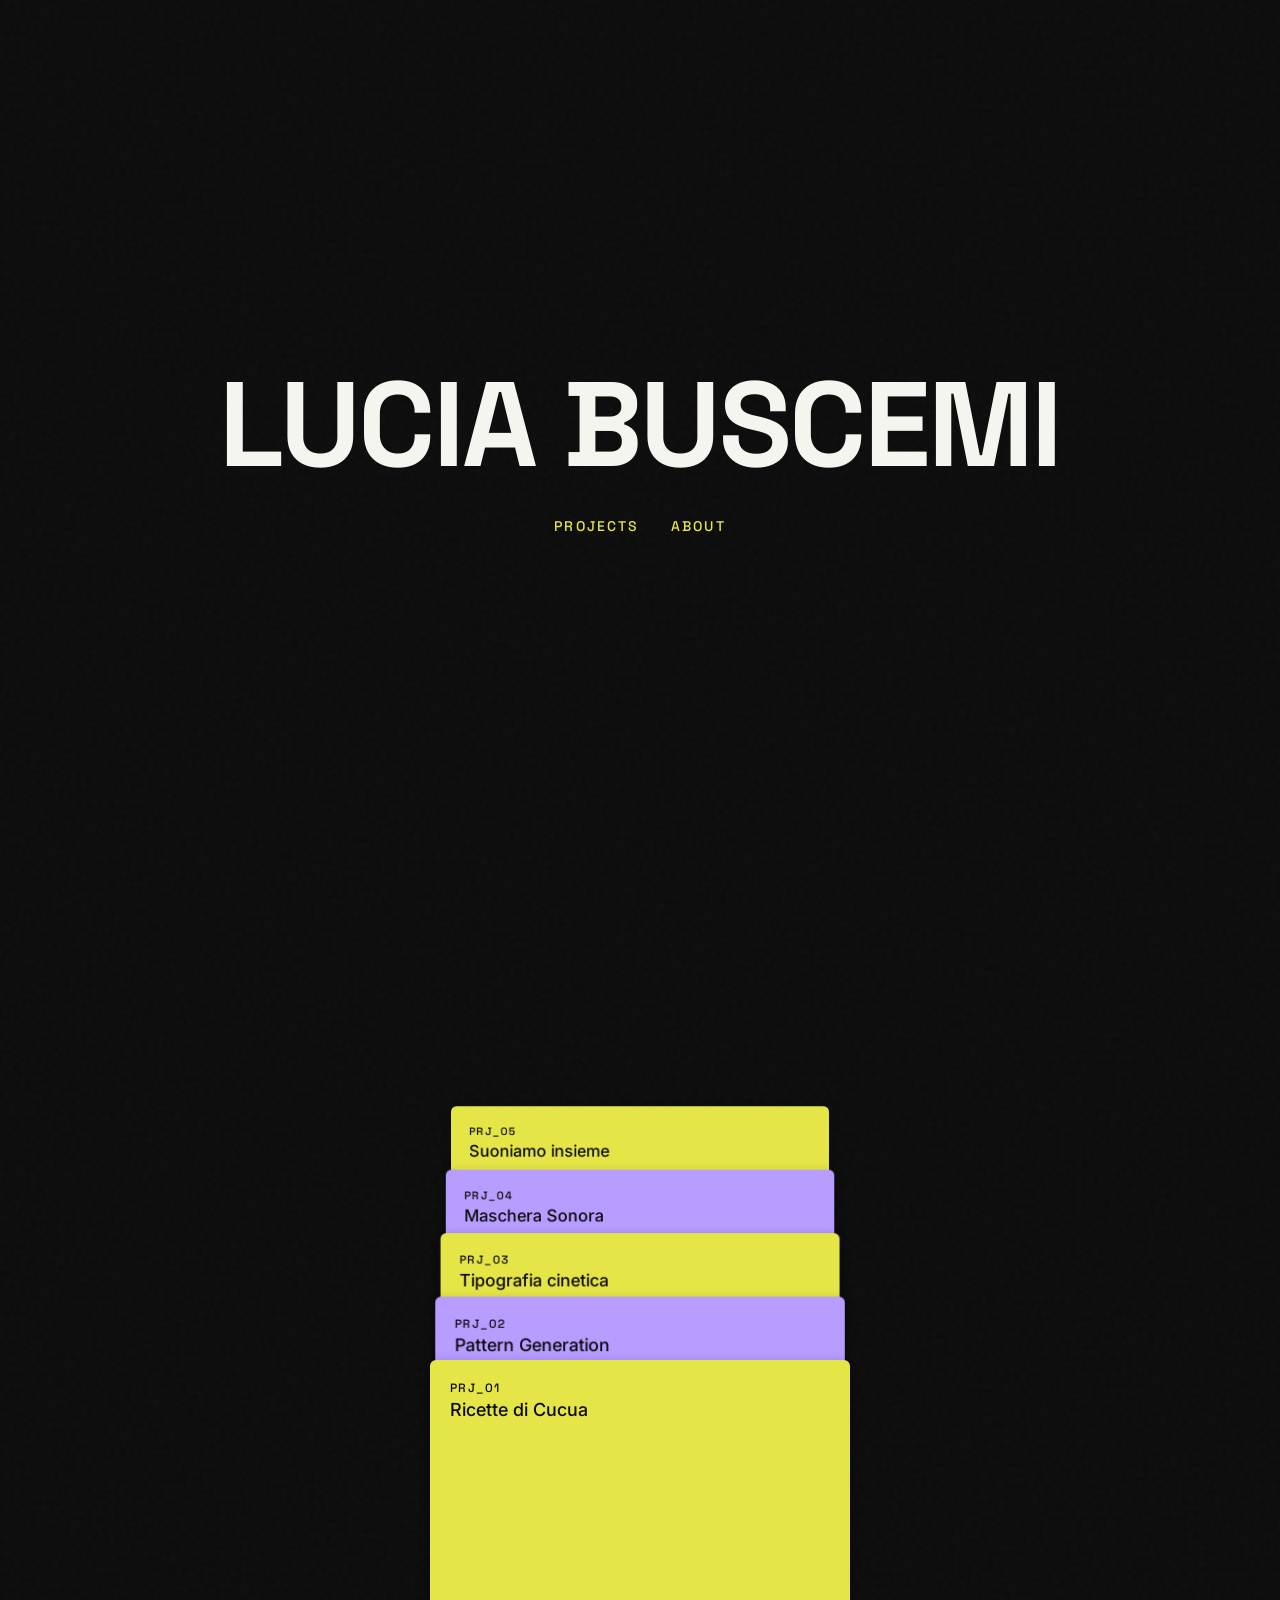
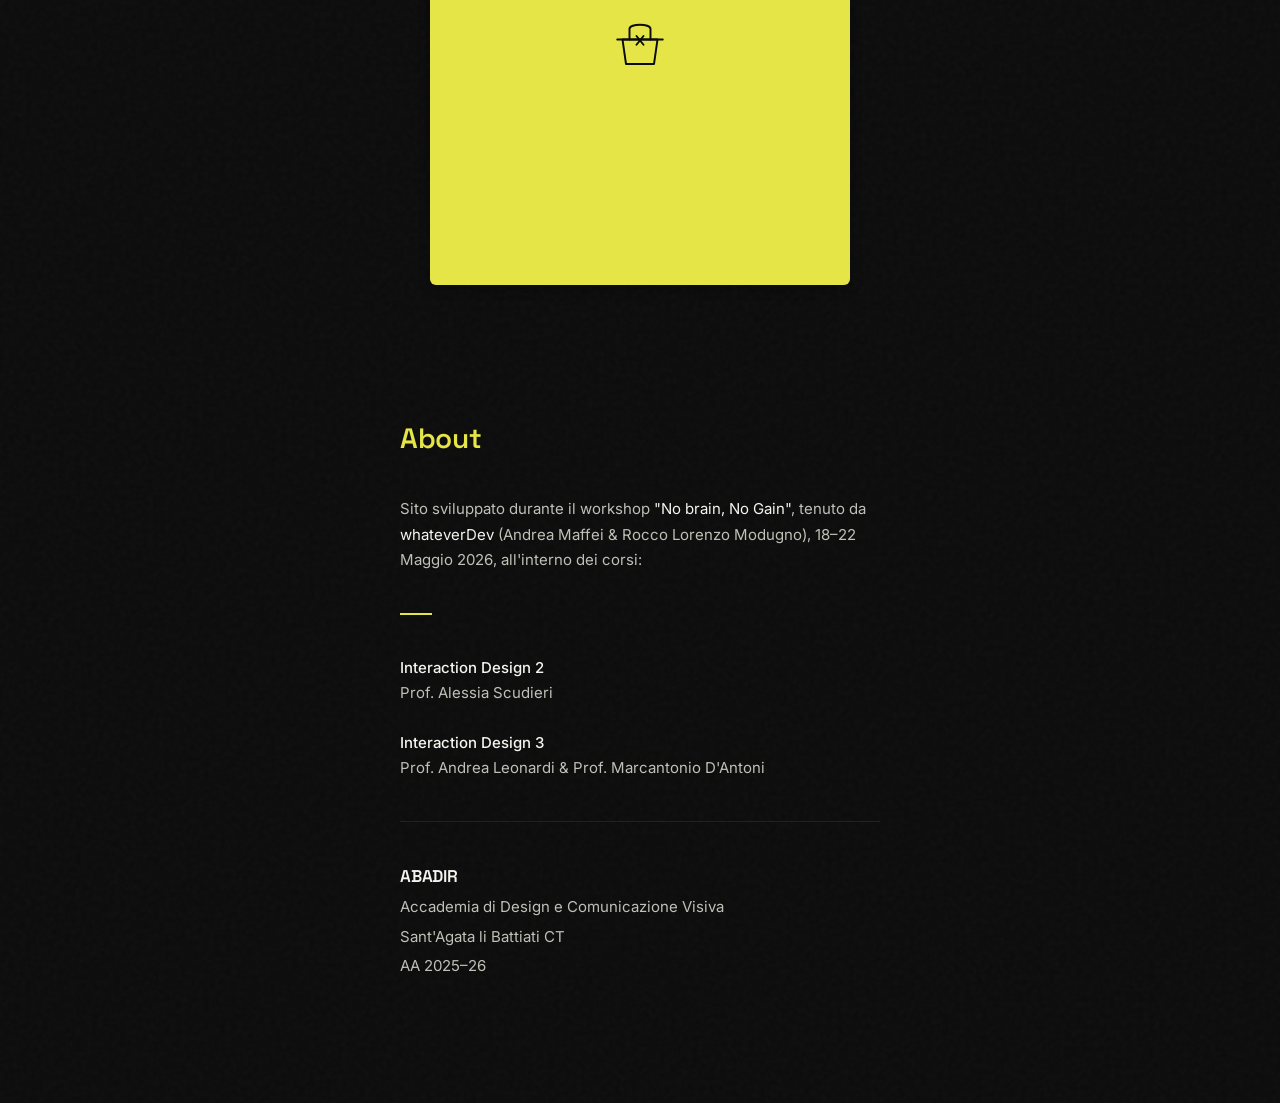
<file: index.html>
<!DOCTYPE html>
<html lang="it">
<head>
  <meta charset="UTF-8">
  <meta name="viewport" content="width=device-width, initial-scale=1.0">
  <title>Lucia Buscemi — Archive</title>
  <script src="https://cdnjs.cloudflare.com/ajax/libs/gsap/3.12.5/gsap.min.js"></script>
  <link rel="preconnect" href="https://fonts.googleapis.com">
  <link rel="preconnect" href="https://fonts.gstatic.com" crossorigin>
  <link href="https://fonts.googleapis.com/css2?family=Inter:wght@400;500&family=Space+Grotesk:wght@500;600;700&display=swap" rel="stylesheet">
  <style>
    *, *::before, *::after { margin: 0; padding: 0; box-sizing: border-box; }
    html { scroll-behavior: smooth; }
    body {
      background-color: #0B0B0B;
      background-image: url("data:image/svg+xml,%3Csvg viewBox='0 0 256 256' xmlns='http://www.w3.org/2000/svg'%3E%3Cfilter id='n'%3E%3CfeTurbulence type='fractalNoise' baseFrequency='0.9' numOctaves='4' stitchTiles='stitch'/%3E%3C/filter%3E%3Crect width='100%25' height='100%25' filter='url(%23n)' opacity='0.03'/%3E%3C/svg%3E");
      color: #F5F5F0;
      font-family: 'Inter', sans-serif;
      overflow-x: hidden;
    }

    /* ——— Hero ——— */
    .hero {
      height: 100vh;
      display: flex;
      flex-direction: column;
      align-items: center;
      justify-content: center;
    }
    .hero h1 {
      font-family: 'Space Grotesk', sans-serif;
      font-weight: 700;
      font-size: clamp(56px, 14vw, 120px);
      color: #F5F5F0;
      letter-spacing: -0.02em;
      line-height: 1;
    }
    .hero .label {
      font-family: 'Space Grotesk', sans-serif;
      font-weight: 500;
      font-size: 14px;
      letter-spacing: 0.15em;
      color: #E5E548;
      margin-top: 16px;
      text-transform: uppercase;
      cursor: pointer;
      transition: opacity 0.3s;
      border: none;
      background: none;
      padding: 0;
    }
    .hero .label:hover {
      opacity: 0.6;
    }

    /* ——— Deck ——— */
    .deck-section {
      width: 100%;
      max-width: 480px;
      margin: 0 auto;
      padding: 180px 20px 300px;
      min-height: 100vh;
      display: flex;
      align-items: center;
      justify-content: center;
    }
    .deck {
      position: relative;
      width: 100%;
      max-width: 420px;
      height: 560px;
    }
    .card {
      position: absolute;
      top: 280px; left: 0;
      width: 100%;
      aspect-ratio: 4 / 5;
      padding: 20px;
      border-radius: 6px;
      border: none;
      color: #0B0B0B;
      box-shadow: 0 4px 12px rgba(0,0,0,0.3);
      cursor: pointer;
      display: flex;
      flex-direction: column;
      will-change: transform;
      user-select: none;
    }
    .card-code {
      font-family: 'Space Grotesk', sans-serif;
      font-weight: 500;
      font-size: clamp(10px, 2vw, 12px);
      letter-spacing: 0.12em;
      margin-bottom: 2px;
    }
    .card-title {
      font-family: 'Inter', sans-serif;
      font-weight: 500;
      font-size: clamp(14px, 3.2vw, 18px);
      line-height: 1.3;
    }
    .card-icon {
      flex: 1;
      display: flex;
      align-items: center;
      justify-content: center;
    }
    .card-icon svg {
      width: clamp(36px, 10vw, 56px);
      height: clamp(36px, 10vw, 56px);
      display: block;
    }
    .card.lifted .card-code,
    .card.lifted .card-title { color: #F5F5F0; }
    .card.lifted .card-icon svg path,
    .card.lifted .card-icon svg line,
    .card.lifted .card-icon svg rect,
    .card.lifted .card-icon svg ellipse,
    .card.lifted .card-icon svg circle:not([fill]) { stroke: #F5F5F0; }
    .card.lifted .card-icon svg text,
    .card.lifted .card-icon svg circle[fill] { fill: #F5F5F0; }

    /* ——— About ——— */
    .about {
      width: 100%;
      max-width: 520px;
      margin: 0 auto;
      padding: 80px 20px 120px;
    }
    .about h2 {
      font-family: 'Space Grotesk', sans-serif;
      font-weight: 600;
      font-size: clamp(20px, 4vw, 28px);
      color: #E5E548;
      margin-bottom: 40px;
      letter-spacing: -0.01em;
    }
    .about p {
      font-size: 15px;
      line-height: 1.7;
      color: #C0C0B8;
      margin-bottom: 24px;
    }
    .about .highlight {
      color: #F5F5F0;
    }
    .about .divider {
      width: 32px;
      height: 2px;
      background: #E5E548;
      margin: 40px 0;
    }
    .about .meta {
      font-size: 14px;
      line-height: 1.6;
      color: #A0A098;
    }
    .about .meta strong {
      color: #F5F5F0;
      font-weight: 500;
    }
    .about .institution {
      margin-top: 40px;
      padding-top: 40px;
      border-top: 1px solid rgba(245,245,240,0.08);
    }
    .about .institution p {
      margin-bottom: 4px;
    }
    .about .institution .name {
      font-family: 'Space Grotesk', sans-serif;
      font-weight: 600;
      font-size: 17px;
      color: #F5F5F0;
      letter-spacing: -0.01em;
    }

    @media (max-width: 600px) {
      .deck-section { padding: 120px 16px 200px; }
      .deck { height: 380px; }
      .card { top: 200px; padding: 16px; }
      .about { padding: 60px 20px 80px; }
    }
  </style>
</head>
<body>
  <!-- Hero -->
  <section class="hero">
    <h1>LUCIA BUSCEMI</h1>
    <div style="display:flex;gap:32px;margin-top:16px">
      <button class="label" onclick="document.getElementById('deck-section').scrollIntoView({behavior:'smooth'})">PROJECTS</button>
      <button class="label" onclick="document.getElementById('about-section').scrollIntoView({behavior:'smooth'})">ABOUT</button>
    </div>
  </section>

  <!-- Deck -->
  <section class="deck-section" id="deck-section">
    <div class="deck" id="deck"></div>
  </section>

  <!-- About -->
  <section class="about" id="about-section">
    <h2>About</h2>
    <p>
      Sito sviluppato durante il workshop <span class="highlight">"No brain, No Gain"</span>,
      tenuto da <span class="highlight">whateverDev</span>
      (Andrea Maffei &amp; Rocco Lorenzo Modugno),
      18–22 Maggio 2026, all'interno dei corsi:
    </p>
    <div class="divider"></div>
    <div class="meta">
      <p><strong>Interaction Design 2</strong><br>Prof. Alessia Scudieri</p>
      <p style="margin-top:20px"><strong>Interaction Design 3</strong><br>Prof. Andrea Leonardi &amp; Prof. Marcantonio D'Antoni</p>
    </div>
    <div class="institution">
      <p class="name">ABADIR</p>
      <p>Accademia di Design e Comunicazione Visiva</p>
      <p>Sant'Agata li Battiati CT</p>
      <p>AA 2025–26</p>
    </div>
  </section>

  <script>
    const projects = [
      { code: 'PRJ_01', title: 'Ricette di Cucua',   path: 'Ricetta -couscous2 1/index.html',      color: 'giallo' },
      { code: 'PRJ_02', title: 'Pattern Generation',  path: 'Pattern esercizio 1/index.html',       color: 'lilla'  },
      { code: 'PRJ_03', title: 'Tipografia cinetica', path: 'Tipografia cinetica 1/index.html',     color: 'giallo' },
      { code: 'PRJ_04', title: 'Maschera Sonora',     path: 'Maschera sonora 1/index.html',         color: 'lilla'  },
      { code: 'PRJ_05', title: 'Suoniamo insieme',    path: 'progetto marionetta 1/index.html',     color: 'giallo' }
    ];

    const C = { giallo: '#E5E548', lilla: '#B79DFF' };
    const B = '#7A0019';
    const N = projects.length;

    const deck = document.getElementById('deck');
    const els = {};
    let order = [0, 1, 2, 3, 4];

    function cascadePos() {
      const p = [];
      for (let i = 0; i < N; i++)
        p.push({ y: i * -70, s: 1 - i * 0.025, z: 100 - i });
      return p;
    }

    function layoutAll(animate) {
      const cp = cascadePos();
      order.forEach((idx, i) => {
        const el = els[idx];
        if (!el) return;
        const bg = projects[idx].color === 'giallo' ? C.giallo : C.lilla;
        const v = cp[i];
        const vars = {
          y: v.y, scaleX: v.s, scaleY: v.s, rotation: 0,
          zIndex: v.z, backgroundColor: bg,
          boxShadow: '0 4px 12px rgba(0,0,0,0.3)'
        };
        if (animate) gsap.to(el, { ...vars, duration: 0.65, ease: 'expo.out' });
        else gsap.set(el, vars);
        el.classList.remove('lifted');
      });
    }

    function bringToFront(idx) {
      const pos = order.indexOf(idx);
      if (pos === 0) return;
      order.splice(pos, 1);
      order.unshift(idx);
      layoutAll(true);
    }

    projects.forEach((p, i) => {
      const c = document.createElement('div');
      c.className = 'card';
      c.style.backgroundColor = p.color === 'giallo' ? C.giallo : C.lilla;
      c.innerHTML = `
        <div class="card-code">${p.code}</div>
        <div class="card-title">${p.title}</div>
        <div class="card-icon">${getIcon(i)}</div>`;

      c.addEventListener('mouseenter', () => {
        bringToFront(i);
        c.classList.add('lifted');
        gsap.to(c, {
          y: '-=10', scaleX: 1.025, scaleY: 1.025, rotation: 0.8,
          backgroundColor: B,
          boxShadow: '0 24px 60px rgba(0,0,0,0.8)',
          duration: 0.45, ease: 'expo.out',
          overwrite: 'auto'
        });
      });

      c.addEventListener('mouseleave', () => {
        c.classList.remove('lifted');
        const bg = p.color === 'giallo' ? C.giallo : C.lilla;
        const pos = order.indexOf(i);
        const cp = cascadePos();
        if (pos >= 0 && pos < N) {
          gsap.to(c, {
            y: cp[pos].y, scaleX: cp[pos].s, scaleY: cp[pos].s, rotation: 0,
            backgroundColor: bg,
            boxShadow: '0 4px 12px rgba(0,0,0,0.3)',
            duration: 0.5, ease: 'expo.out',
            overwrite: 'auto'
          });
        }
      });

      c.addEventListener('click', () => window.open(p.path, '_blank'));
      deck.appendChild(c);
      els[i] = c;
    });

    layoutAll(false);

    function getIcon(index) {
      const icons = [
        `<svg width="64" height="64" viewBox="0 0 64 64" fill="none" stroke="#0B0B0B" stroke-width="2.2" stroke-linecap="round" stroke-linejoin="round"><path d="M12 28h40l-4 28H16l-4-28z"/><path d="M20 28V16c0-6.6 24-6.6 24 0v12"/><path d="M6 28h52"/><path d="M28 24l8 10"/><path d="M36 24l-8 10"/></svg>`,
        `<svg width="64" height="64" viewBox="0 0 64 64" fill="none" stroke="#0B0B0B" stroke-width="2.2" stroke-linecap="round" stroke-linejoin="round"><rect x="8" y="8" width="18" height="18" rx="3"/><rect x="38" y="8" width="18" height="18" rx="3"/><rect x="8" y="38" width="18" height="18" rx="3"/><rect x="38" y="38" width="18" height="18" rx="3"/><line x1="26" y1="17" x2="38" y2="17"/><line x1="17" y1="26" x2="17" y2="38"/><line x1="47" y1="26" x2="47" y2="38"/><line x1="26" y1="47" x2="38" y2="47"/></svg>`,
        `<svg width="64" height="64" viewBox="0 0 64 64" fill="none" stroke="#0B0B0B" stroke-width="2.2" stroke-linecap="round" stroke-linejoin="round"><text x="32" y="42" font-family="'Space Grotesk',sans-serif" font-size="52" font-weight="700" text-anchor="middle" fill="#0B0B0B" stroke="none">A</text><line x1="6" y1="52" x2="22" y2="48" stroke-width="1.5"/><line x1="58" y1="52" x2="42" y2="48" stroke-width="1.5"/><line x1="10" y1="12" x2="22" y2="30" stroke-width="1.5" stroke-dasharray="2 2"/><line x1="54" y1="12" x2="42" y2="30" stroke-width="1.5" stroke-dasharray="2 2"/></svg>`,
        `<svg width="64" height="64" viewBox="0 0 64 64" fill="none" stroke="#0B0B0B" stroke-width="2.2" stroke-linecap="round" stroke-linejoin="round"><path d="M10 36c0-14 6-24 22-24s22 10 22 24"/><path d="M10 36c-6 0-10 6-10 12s4 12 10 12"/><path d="M54 36c6 0 10 6 10 12s-4 12-10 12"/><path d="M18 36c0-8 4-14 14-14s14 6 14 14"/><path d="M24 40c0-4 2-8 8-8s8 4 8 8"/><circle cx="30" cy="46" r="2" fill="#0B0B0B" stroke="none"/><circle cx="34" cy="46" r="2" fill="#0B0B0B" stroke="none"/></svg>`,
        `<svg width="64" height="64" viewBox="0 0 64 64" fill="none" stroke="#0B0B0B" stroke-width="2.2" stroke-linecap="round" stroke-linejoin="round"><ellipse cx="32" cy="38" rx="22" ry="14"/><circle cx="32" cy="38" r="8"/><path d="M26 18c-2-6-8-10-14-10"/><path d="M38 18c2-6 8-10 14-10"/><path d="M30 18c-1-4-4-7-8-8"/><path d="M34 18c1-4 4-7 8-8"/><path d="M24 52l8 6 8-6"/></svg>`
      ];
      return icons[index];
    }
  </script>
</body>
</html>
</file>
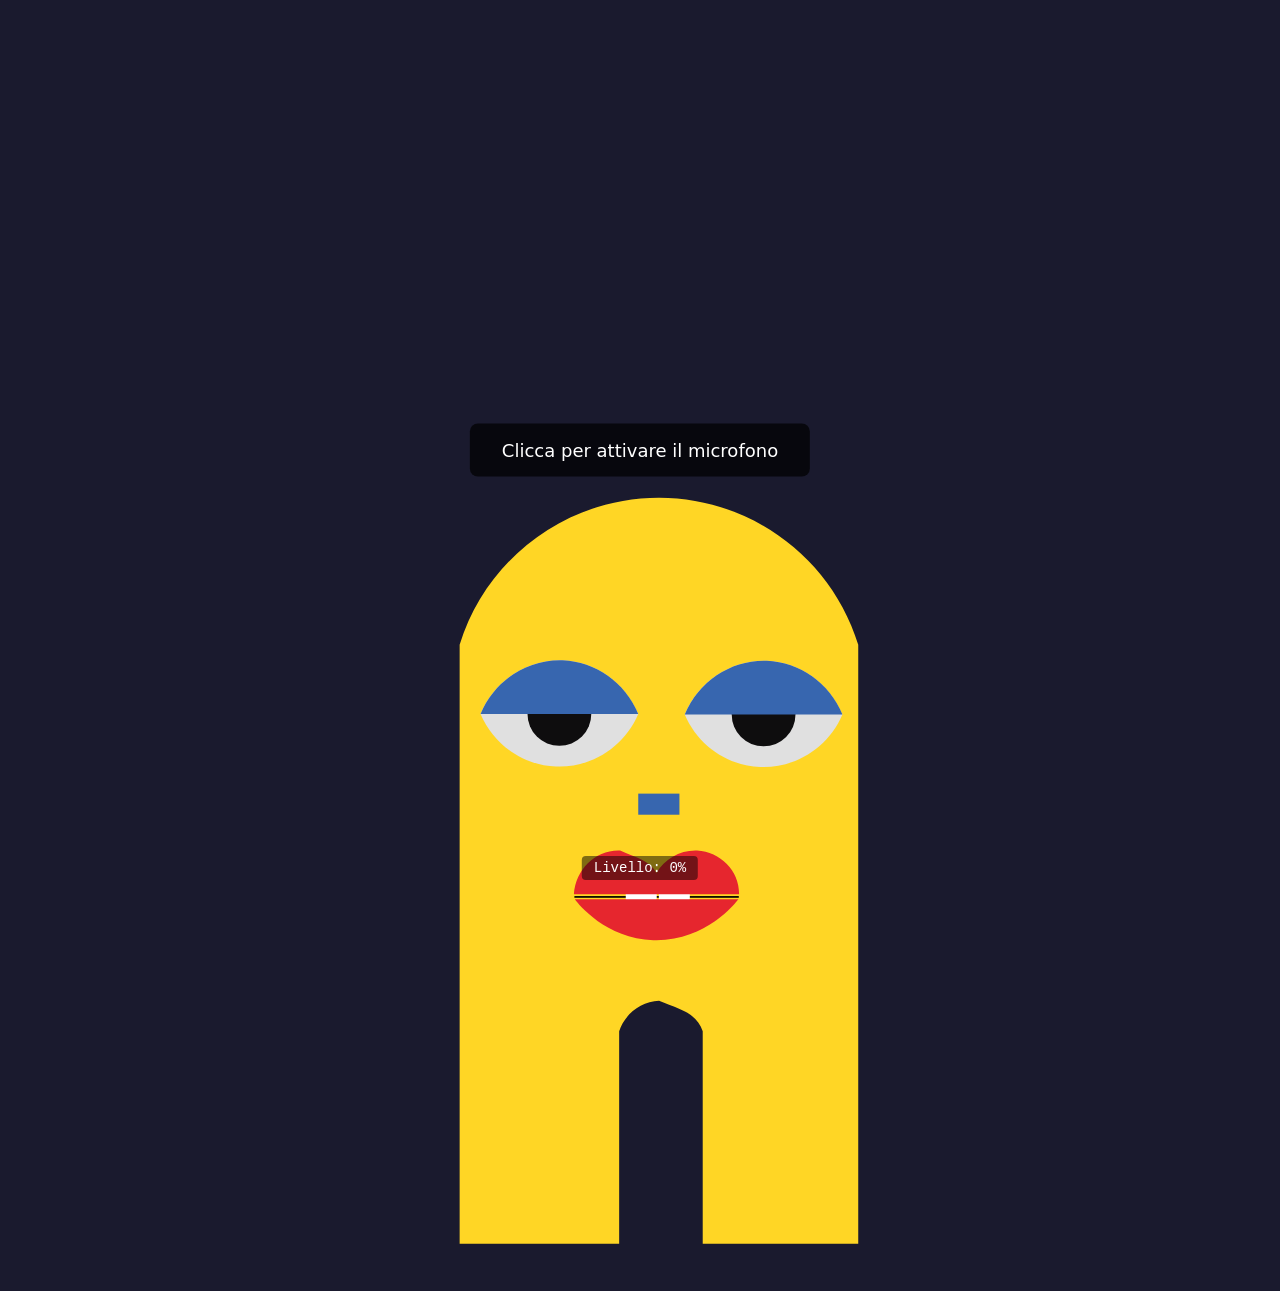
<file: Maschera sonora 1/index.html>
<!DOCTYPE html>
<html lang="it">
<head>
<meta charset="UTF-8">
<meta name="viewport" content="width=device-width, initial-scale=1.0">
<title>Maschera Sonora</title>
<style>
  * { margin: 0; padding: 0; box-sizing: border-box; }
  body {
    background: #1a1a2e;
    display: flex;
    justify-content: center;
    align-items: center;
    min-height: 100vh;
    font-family: system-ui, sans-serif;
  }
  .container {
    position: relative;
    width: 595px;
    max-width: 100vw;
  }
  svg { width: 100%; height: auto; display: block; }
  .layer { position: absolute; top: 0; left: 0; width: 100%; height: auto; }
  #error-msg {
    display: none;
    position: absolute;
    bottom: -40px;
    left: 0;
    right: 0;
    text-align: center;
    color: #e6262e;
    font-size: 14px;
  }
  #error-msg.visible { display: block; }
  #level-indicator {
    position: fixed;
    bottom: 20px;
    left: 50%;
    transform: translateX(-50%);
    color: #fff;
    font-family: monospace;
    font-size: 14px;
    background: rgba(0,0,0,0.5);
    padding: 4px 12px;
    border-radius: 4px;
  }
  #start-hint {
    position: fixed;
    top: 50%;
    left: 50%;
    transform: translate(-50%, -50%);
    color: #fff;
    font-size: 18px;
    background: rgba(0,0,0,0.7);
    padding: 16px 32px;
    border-radius: 8px;
    cursor: pointer;
    z-index: 10;
    text-align: center;
  }
  #start-hint.hidden { display: none; }
</style>
</head>
<body>

<div id="start-hint">Clicca per attivare il microfono</div>

<div class="container">
  <svg class="layer" id="quiete" xmlns="http://www.w3.org/2000/svg" version="1.1" viewBox="0 0 595.3 841.9">
    <defs>
      <style>
        .q-st0 { fill: #0e0d0e; }
        .q-st1 { fill: #3766af; }
        .q-st2 { fill: #e6262e; }
        .q-st3 { fill: #fff; }
        .q-st4 { fill: #ffd625; }
        .q-st5 { display: none; fill: #ed6d70; }
        .q-st6 { fill: #e0e0e0; }
      </style>
    </defs>
    <g id="forma">
      <path class="q-st5" d="M-204.8,249.6"/>
      <path class="q-st4" d="M515.5,794.2V194.9c-26.9-87.3-108.1-147.2-199.4-147.2-91.3,0-172.5,59.9-199.4,147.2v599.3h159.6v-212.7c5.9-17.5,21.8-29.6,39.9-30.4,19.4-.8,37.3,11.6,43.7,30.4v212.7h155.8Z"/>
    </g>
    <g id="occhi">
      <g id="occhi1" data-name="occhi">
        <path class="q-st6" d="M295.4,264.1c-14.1,33-47,54-82.2,52.6-32.9-1.3-62.5-21.8-75.6-52.6"/>
        <circle class="q-st0" cx="216.5" cy="264.1" r="31.9"/>
        <path class="q-st1" d="M137.6,264.1c14.1-33.7,47-55,82.2-53.7,32.9,1.3,62.5,22.3,75.6,53.7"/>
      </g>
      <g id="occhi2" data-name="occhi">
        <path class="q-st6" d="M499.7,264.6c-14.1,33-47,54-82.2,52.6-32.9-1.3-62.5-21.8-75.6-52.6"/>
        <circle class="q-st0" cx="420.8" cy="264.6" r="31.9"/>
        <path class="q-st1" d="M341.9,264.6c14.1-33.7,47-55,82.2-53.7,32.9,1.3,62.5,22.3,75.6,53.7"/>
      </g>
    </g>
    <g id="naso">
      <rect id="Naso" class="q-st1" x="295.4" y="343.8" width="41.2" height="21.1"/>
    </g>
    <g id="bocca">
      <rect x="231.5" y="446.3" width="164.5" height="1.7"/>
    </g>
    <g id="labbra">
      <path class="q-st3" d="M282.9,443.6v5.8c0,1.8,1.6,3.3,3.5,3.3h23.2c2.4,0,4.3-1.8,4.3-4.1v-5s-31-.2-31,0Z"/>
      <path class="q-st3" d="M316,443.6v5.8c0,1.8,1.6,3.3,3.5,3.3h23.2c2.4,0,4.3-1.8,4.3-4.1v-5s-31-.2-31,0Z"/>
      <path class="q-st2" d="M395.6,449.6c-3,3.9-33.5,42.5-85.1,40.9-47.7-1.5-75-36.2-78.6-40.9h163.7Z"/>
      <path class="q-st2" d="M396.4,444.4h-165.4c-.2-24.9,21.7-44.7,46.3-43.6,15.4.7,29.1,9.5,36.4,22.3,8-13.9,23.7-23,40.6-22.3,23.1,1.1,42.3,20.3,42,43.6Z"/>
    </g>
  </svg>

  <svg class="layer" id="rumore" xmlns="http://www.w3.org/2000/svg" version="1.1" viewBox="0 0 595.3 841.9">
    <defs>
      <style>
        .n-st0 { fill: #e0e0e0; }
        .n-st1 { fill: #0e0d0e; }
        .n-st2 { fill: #3766af; }
        .n-st3 { fill: #3766ae; }
        .n-st4 { fill: #e6262e; }
        .n-st5 { fill: #fff; }
        .n-st6 { fill: #ffd625; }
      </style>
    </defs>
    <g id="Livello_3">
      <g id="forma">
        <path class="n-st6" d="M515.5,794.2V169.1C488.5,78.1,407.3,15.6,316,15.6s-172.5,62.5-199.4,153.5v625.1h159.6v-221.9c5.9-18.3,21.8-30.9,39.9-31.7,19.4-.9,37.3,12.1,43.7,31.7v221.9h155.8Z"/>
      </g>
    </g>
    <g id="bocca">
      <g id="bocca1" data-name="bocca">
        <rect x="230.9" y="434.3" width="164.5" height="145.3"/>
      </g>
    </g>
    <g id="labbra">
      <g id="labbra1" data-name="labbra">
        <path class="n-st4" d="M395.4,580.9c-3,3.7-33.7,40-85.6,38.5-47.9-1.4-75.4-34-79-38.5h164.6Z"/>
        <path class="n-st4" d="M395.4,432.3h-164.5c-.2-23.4,21.6-42.1,46.1-41,15.4.7,29,8.9,36.2,20.9,8-13.1,23.6-21.7,40.4-20.9,23,1,42.1,19,41.8,41Z"/>
        <path class="n-st5" d="M314.2,432.4v5.8c0,1.8,1.6,3.3,3.5,3.3h23.2c2.4,0,4.3-1.8,4.3-4.1v-5s-31-.2-31,0h0Z"/>
        <path class="n-st5" d="M281.1,432.4v5.8c0,1.8,1.6,3.3,3.5,3.3h23.2c2.4,0,4.3-1.8,4.3-4.1v-5s-31-.2-31,0h0Z"/>
      </g>
    </g>
    <g id="occhi">
      <g id="occhi1" data-name="occhi">
        <g id="naso">
          <rect id="Naso" class="n-st2" x="295.4" y="343.8" width="41.2" height="21.1"/>
        </g>
        <path class="n-st0" d="M499.7,264.6c-14.1,33-47,54-82.2,52.6-32.9-1.2-62.5-21.8-75.6-52.6,14.1-33.7,47-55,82.2-53.7,32.9,1.3,62.5,22.3,75.6,53.7h0Z"/>
        <path class="n-st0" d="M295.4,264.1c-14.1,33-47,54-82.2,52.6-32.9-1.3-62.5-21.8-75.6-52.6,14.1-33.7,47-55,82.2-53.7,32.9,1.3,62.5,22.2,75.6,53.7Z"/>
        <path class="n-st3" d="M341.9,264.1c14.1-33.7,47-55,82.2-53.7,32.9,1.3,62.5,22.3,75.6,53.7"/>
        <path class="n-st3" d="M137.6,264.1c14.1-33.7,47-55,82.2-53.7,32.9,1.3,62.5,22.3,75.6,53.7"/>
        <circle class="n-st1" cx="420.8" cy="264.6" r="31.9"/>
        <circle class="n-st1" cx="216.5" cy="264.1" r="31.9"/>
      </g>
    </g>
  </svg>

  <div id="error-msg"></div>
</div>

<div id="level-indicator">Livello: 0%</div>

<script>
let audioContext = null;
let analyser = null;
let audioStarted = false;
const errorEl = document.getElementById('error-msg');

const qSvg = document.getElementById('quiete');
const nSvg = document.getElementById('rumore');

function getNums(s) {
  return [...s.matchAll(/-?\d+(?:\.\d+)?/g)].map(m => +m[0]);
}

function setNums(s, nums) {
  let i = 0;
  return s.replace(/-?\d+(?:\.\d+)?/g, () => {
    const v = nums[i++];
    return Number.isInteger(v) ? v : v.toFixed(1);
  });
}

function toRelPath(d) {
  const parts = d.split(/(?=[MLHVCSQTAZmlhvcsqtaz])/);
  let cx = 0, cy = 0, first = true, pcx = 0, pcy = 0;
  return parts.map(p => {
    const cmd = p[0];
    const nums = getNums(p);
    if (first && cmd === 'M') {
      cx = nums[0]; cy = nums[1]; first = false;
      pcx = cx; pcy = cy;
      return 'M' + nums[0] + ',' + nums[1];
    }
    const fix = v => Number.isInteger(v) ? v : +v.toFixed(1);
    switch (cmd) {
      case 'M': cx = nums[0]; cy = nums[1]; pcx = cx; pcy = cy; return 'm' + nums[0] + ',' + nums[1];
      case 'C': {
        let r = '';
        for (let i = 0; i + 5 < nums.length; i += 6) {
          const dx1 = fix(nums[i]-cx), dy1 = fix(nums[i+1]-cy);
          const dx2 = fix(nums[i+2]-cx), dy2 = fix(nums[i+3]-cy);
          const dx = fix(nums[i+4]-cx), dy = fix(nums[i+5]-cy);
          r += 'c' + [dx1,dy1,dx2,dy2,dx,dy].join(',');
          pcx = fix(dx - dx2); pcy = fix(dy - dy2);
          cx = nums[i+4]; cy = nums[i+5];
        }
        return r;
      }
      case 'c':
        for (let i = 0; i + 5 < nums.length; i += 6) {
          pcx = fix(nums[i+4] - nums[i+2]); pcy = fix(nums[i+5] - nums[i+3]);
          cx += nums[i+4]; cy += nums[i+5];
        }
        return p;
      case 'S': {
        let r = '';
        for (let i = 0; i + 3 < nums.length; i += 4) {
          const dx1 = pcx, dy1 = pcy;
          const dx2 = fix(nums[i]-cx), dy2 = fix(nums[i+1]-cy);
          const dx = fix(nums[i+2]-cx), dy = fix(nums[i+3]-cy);
          r += 'c' + [dx1,dy1,dx2,dy2,dx,dy].join(',');
          pcx = fix(dx - dx2); pcy = fix(dy - dy2);
          cx = nums[i+2]; cy = nums[i+3];
        }
        return r;
      }
      case 's': {
        let r = '';
        for (let i = 0; i + 3 < nums.length; i += 4) {
          const dx1 = pcx, dy1 = pcy;
          const dx2 = nums[i], dy2 = nums[i+1], dx = nums[i+2], dy = nums[i+3];
          r += 'c' + [dx1,dy1,dx2,dy2,dx,dy].map(fix).join(',');
          pcx = fix(dx - dx2); pcy = fix(dy - dy2);
          cx += dx; cy += dy;
        }
        return r;
      }
      case 'V': { const r = nums[0]-cy; cy = nums[0]; return 'v' + fix(r); }
      case 'v': cy += nums[0]; return p;
      case 'H': { const r = nums[0]-cx; cx = nums[0]; return 'h' + fix(r); }
      case 'h': cx += nums[0]; return p;
      default: return p;
    }
  }).join('');
}

function normPath(d) {
  const parts = d.split(/(?=[MLHVCSQTAZmlhvcsqtaz])/);
  const out = [];
  for (const p of parts) {
    const cmd = p[0];
    const nums = getNums(p);
    if (nums.length > 6 && (cmd === 'c' || cmd === 'C')) {
      for (let i = 0; i < nums.length; i += 6) {
        const chunk = nums.slice(i, i+6);
        if (chunk.length === 6) {
          out.push('c' + chunk.map(v => Number.isInteger(v) ? v : +v.toFixed(1)).join(','));
        }
      }
    } else {
      out.push(p);
    }
  }
  return out.join('');
}

function lerpNums(a, b, t) {
  return a.map((v, i) => v + (b[i] - v) * t);
}

function setFade(els, t) {
  for (const el of els) el.style.opacity = t;
}

// Each morph stores: qEl, nEl, shared from/to nums, normalized template for each
const morphs = [];

function addPathMorph(qEl, nEl, attr, qPrep) {
  const cleanZ = d => d.replace(/[hv]-?0+(?:\.?0+)?(?=Z)/g, '');
  const qRaw = cleanZ(qPrep ? qPrep(qEl.getAttribute(attr)) : qEl.getAttribute(attr));
  const nRaw = cleanZ(nEl.getAttribute(attr));
  const qTpl = toRelPath(normPath(qRaw));
  const nTpl = toRelPath(normPath(nRaw));
  const from = getNums(qTpl);
  const to = getNums(nTpl);
  if (from.length !== to.length || from.length === 0) return;
  morphs.push({els: [{el: qEl, attr, tpl: qTpl}, {el: nEl, attr, tpl: nTpl}], from, to});
}

function addValMorph(qEl, nEl, attr) {
  const qV = qEl.getAttribute(attr);
  const nV = nEl.getAttribute(attr);
  const from = getNums(qV);
  const to = getNums(nV);
  if (from.length !== to.length || from.length === 0) return;
  morphs.push({els: [{el: qEl, attr, tpl: qV}, {el: nEl, attr, tpl: nV}], from, to});
}

function initMorph() {
  // Forma
  const qForma = qSvg.querySelector('#forma .q-st4');
  const nForma = nSvg.querySelector('#forma .n-st6');
  if (qForma && nForma) addPathMorph(qForma, nForma, 'd');

  // Naso
  const qNaso = qSvg.querySelector('#naso rect');
  const nNaso = nSvg.querySelector('#naso rect');
  if (qNaso && nNaso) {
    for (const a of ['x','y','width','height']) addValMorph(qNaso, nNaso, a);
  }

  // Occhi — noise SVG has eyes inside #occhi1, order right then left (reversed).
  // Sort by x-coordinate to pair left↔left, right↔right.
  // Combine quiete's gray+blue into closed path, morph with noise gray (closed almond).
  // Blue arcs morph independently (slightly different: #3766af vs #3766ae).
  const nGrays = [...nSvg.querySelectorAll('.n-st0')].sort((a,b) =>
    +getNums(a.getAttribute('d'))[0] - +getNums(b.getAttribute('d'))[0]
  );
  const nBlues = [...nSvg.querySelectorAll('.n-st3')].sort((a,b) =>
    +getNums(a.getAttribute('d'))[0] - +getNums(b.getAttribute('d'))[0]
  );
  const nCirs = [...nSvg.querySelectorAll('circle.n-st1')].sort((a,b) =>
    +a.getAttribute('cx') - +b.getAttribute('cx')
  );
  [1, 2].forEach(side => {
    const qGray = qSvg.querySelector('#occhi' + side + ' .q-st6');
    const qBlue = qSvg.querySelector('#occhi' + side + ' .q-st1');
    const i = side - 1;
    if (qGray && qBlue && nGrays[i]) {
      const bd = qBlue.getAttribute('d');
      const prep = d => d + bd.replace(/^M[^cC]*/, '') + 'Z';
      addPathMorph(qGray, nGrays[i], 'd', prep);
    }
    if (qBlue && nBlues[i]) addPathMorph(qBlue, nBlues[i], 'd');
    const qCirc = qSvg.querySelector('#occhi' + side + ' circle');
    if (qCirc && nCirs[i]) {
      for (const a of ['cx','cy','r']) addValMorph(qCirc, nCirs[i], a);
    }
  });

  // Bocca rect
  const qBocca = qSvg.querySelector('#bocca rect');
  const nBocca = nSvg.querySelector('#bocca rect');
  if (qBocca && nBocca) {
    for (const a of ['x','y','width','height']) addValMorph(qBocca, nBocca, a);
  }

  // Labbra — pair by sorting paths by x-coordinate so teeth↔teeth, lips↔lips
  const qLabbra = [...qSvg.querySelectorAll('#labbra path')].sort((a, b) =>
    +getNums(a.getAttribute('d'))[0] - +getNums(b.getAttribute('d'))[0]
  );
  const nLabbra = [...nSvg.querySelectorAll('#labbra path')].sort((a, b) =>
    +getNums(a.getAttribute('d'))[0] - +getNums(b.getAttribute('d'))[0]
  );
  for (let i = 0; i < Math.min(qLabbra.length, nLabbra.length); i++) {
    addPathMorph(qLabbra[i], nLabbra[i], 'd');
  }

  nSvg.style.opacity = '0';
}

function applyMorph(t) {
  for (const m of morphs) {
    const lerped = lerpNums(m.from, m.to, t);
    for (const target of m.els) {
      target.el.setAttribute(target.attr, setNums(target.tpl, lerped));
    }
  }
  qSvg.style.opacity = 1 - t;
  nSvg.style.opacity = t;
}

async function initAudio() {
  try {
    const stream = await navigator.mediaDevices.getUserMedia({ audio: true });
    audioContext = new (window.AudioContext || window.webkitAudioContext)();
    const source = audioContext.createMediaStreamSource(stream);
    analyser = audioContext.createAnalyser();
    analyser.fftSize = 256;
    source.connect(analyser);
    return true;
  } catch (err) {
    errorEl.textContent = 'Microfono non accessibile. Mostrato stato di quiete.';
    errorEl.classList.add('visible');
    return false;
  }
}

function getAudioLevel() {
  if (!analyser) return 0;
  const data = new Uint8Array(analyser.fftSize);
  analyser.getByteTimeDomainData(data);
  let sum = 0;
  for (let i = 0; i < data.length; i++) {
    const v = data[i] - 128;
    sum += v * v;
  }
  return Math.min(1, Math.sqrt(sum / data.length) / 128 * 3);
}

function animate() {
  const t = getAudioLevel();
  applyMorph(t);
  document.getElementById('level-indicator').textContent = 'Livello: ' + Math.round(t * 100) + '%';
  requestAnimationFrame(animate);
}

async function startOnInteraction() {
  if (audioStarted) return;
  audioStarted = true;
  document.getElementById('start-hint').classList.add('hidden');
  if (audioContext && audioContext.state === 'suspended') {
    await audioContext.resume();
    return;
  }
  const ok = await initAudio();
  if (!ok && !errorEl.textContent) {
    errorEl.textContent = 'Microfono non accessibile. Mostrato stato di quiete.';
    errorEl.classList.add('visible');
  }
}

document.addEventListener('click', startOnInteraction, { once: true });

document.addEventListener('DOMContentLoaded', () => {
  initMorph();
  animate();
});
</script>
</body>
</html>
</file>
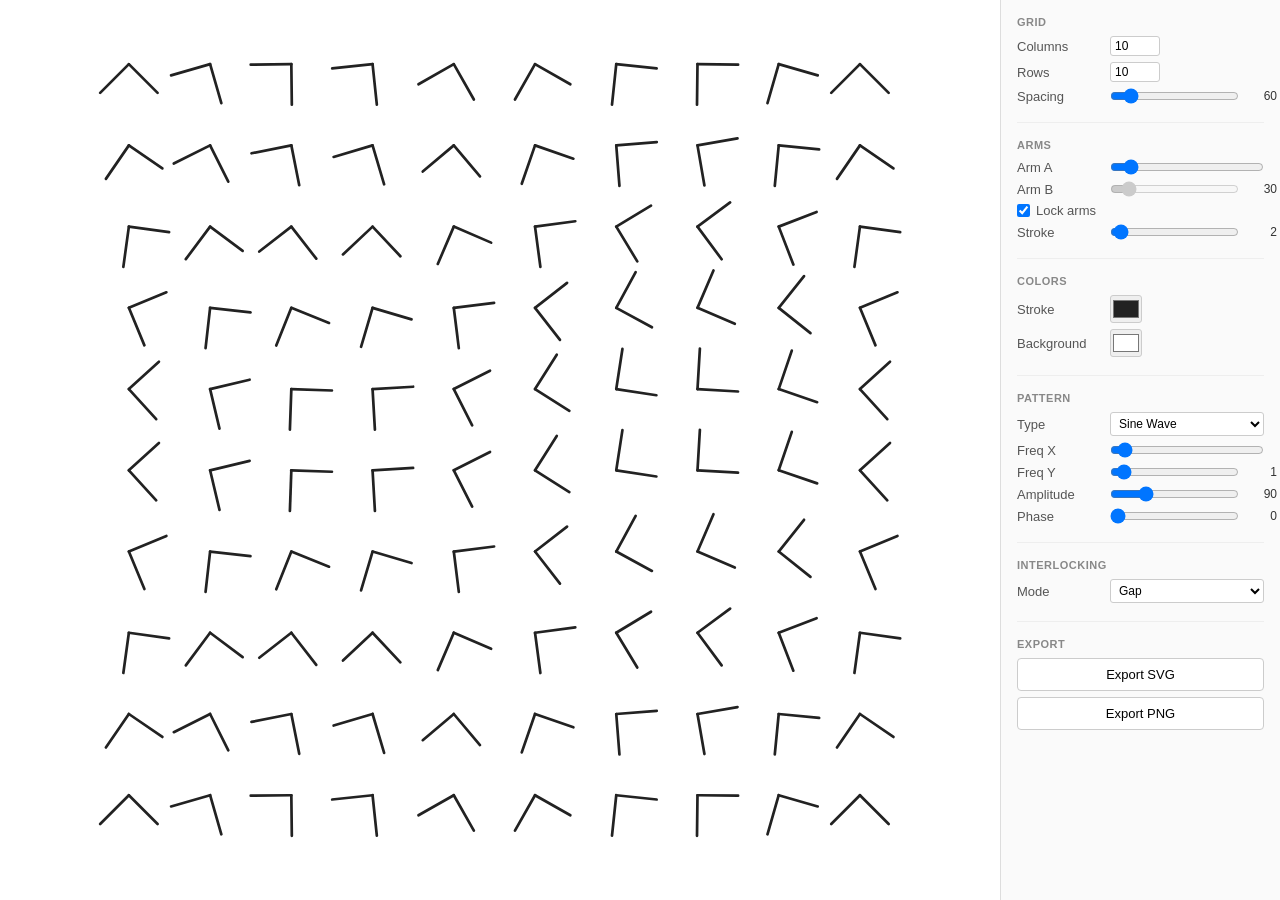
<file: Pattern esercizio 1/index.html>
<!DOCTYPE html>
<html lang="en">
<head>
<meta charset="UTF-8">
<meta name="viewport" content="width=device-width, initial-scale=1.0">
<title>L-Shape Weave Pattern Tool</title>
<style>
* { margin: 0; padding: 0; box-sizing: border-box; }
body { font-family: -apple-system, BlinkMacSystemFont, 'Segoe UI', Roboto, Helvetica, Arial, sans-serif; background: #f5f5f5; color: #222; height: 100vh; overflow: hidden; }
#app { display: flex; height: 100vh; }
#canvas-area { flex: 1; display: flex; align-items: center; justify-content: center; background: #fff; overflow: hidden; }
#pattern-svg { display: block; max-width: 100%; max-height: 100%; }
#controls { width: 280px; min-width: 280px; padding: 16px; overflow-y: auto; background: #fafafa; border-left: 1px solid #ddd; }
.control-group { margin-bottom: 16px; padding-bottom: 12px; border-bottom: 1px solid #eee; }
.control-group:last-child { border-bottom: none; }
.control-group h3 { font-size: 11px; text-transform: uppercase; letter-spacing: 0.5px; color: #888; margin-bottom: 8px; user-select: none; }
.control-row { display: flex; align-items: center; margin-bottom: 6px; gap: 8px; }
.control-row label { font-size: 13px; flex: 0 0 85px; color: #555; user-select: none; }
.control-row input[type="range"] { flex: 1; }
.control-row input[type="number"] { width: 50px; padding: 2px 4px; font-size: 12px; border: 1px solid #ccc; border-radius: 3px; }
.control-row input[type="color"] { width: 32px; height: 28px; padding: 0; border: 1px solid #ccc; border-radius: 3px; cursor: pointer; }
.control-row select { flex: 1; padding: 3px 4px; font-size: 12px; border: 1px solid #ccc; border-radius: 3px; background: #fff; }
.control-row .value { font-size: 12px; min-width: 30px; text-align: right; color: #333; }
.control-row .checkbox-label { font-size: 13px; color: #555; user-select: none; cursor: pointer; display: flex; align-items: center; gap: 6px; flex: 0 0 auto; }
.control-row .checkbox-label input { margin: 0; }
.btn-export { padding: 8px 16px; font-size: 13px; border: 1px solid #ccc; border-radius: 4px; cursor: pointer; background: #fff; width: 100%; margin-bottom: 6px; }
.btn-export:hover { background: #eee; }
</style>
</head>
<body>
<div id="app">
  <div id="canvas-area">
    <svg id="pattern-svg" xmlns="http://www.w3.org/2000/svg"></svg>
  </div>
  <div id="controls">
    <div class="control-group">
      <h3>Grid</h3>
      <div class="control-row">
        <label for="cfg-cols">Columns</label>
        <input type="number" id="cfg-cols" min="1" max="100">
      </div>
      <div class="control-row">
        <label for="cfg-rows">Rows</label>
        <input type="number" id="cfg-rows" min="1" max="100">
      </div>
      <div class="control-row">
        <label for="cfg-spacing">Spacing</label>
        <input type="range" id="cfg-spacing" min="5" max="500" step="1">
        <span class="value" id="val-spacing">60</span>
      </div>
    </div>

    <div class="control-group">
      <h3>Arms</h3>
      <div class="control-row">
        <label for="cfg-armA">Arm A</label>
        <input type="range" id="cfg-armA" min="1" max="300" step="1">
      </div>
      <div class="control-row">
        <label for="cfg-armB">Arm B</label>
        <input type="range" id="cfg-armB" min="1" max="300" step="1">
        <span class="value" id="val-armB">30</span>
      </div>
      <div class="control-row">
        <label for="cfg-armLocked" class="checkbox-label">
          <input type="checkbox" id="cfg-armLocked" checked>
          Lock arms
        </label>
      </div>
      <div class="control-row">
        <label for="cfg-strokeWidth">Stroke</label>
        <input type="range" id="cfg-strokeWidth" min="0.5" max="50" step="0.5">
        <span class="value" id="val-strokeWidth">2</span>
      </div>
    </div>

    <div class="control-group">
      <h3>Colors</h3>
      <div class="control-row">
        <label for="cfg-strokeColor">Stroke</label>
        <input type="color" id="cfg-strokeColor">
      </div>
      <div class="control-row">
        <label for="cfg-bgColor">Background</label>
        <input type="color" id="cfg-bgColor">
      </div>
    </div>

    <div class="control-group">
      <h3>Pattern</h3>
      <div class="control-row">
        <label for="cfg-patternType">Type</label>
        <select id="cfg-patternType">
          <option value="sine">Sine Wave</option>
          <option value="gradient">Gradient</option>
          <option value="checker">Checker</option>
          <option value="spiral">Spiral</option>
        </select>
      </div>
      <div class="control-row">
        <label for="cfg-freqX">Freq X</label>
        <input type="range" id="cfg-freqX" min="0" max="20" step="0.1">
      </div>
      <div class="control-row">
        <label for="cfg-freqY">Freq Y</label>
        <input type="range" id="cfg-freqY" min="0" max="20" step="0.1">
        <span class="value" id="val-freqY">1</span>
      </div>
      <div class="control-row">
        <label for="cfg-amplitude">Amplitude</label>
        <input type="range" id="cfg-amplitude" min="0" max="360" step="1">
        <span class="value" id="val-amplitude">90</span>
      </div>
      <div class="control-row">
        <label for="cfg-phase">Phase</label>
        <input type="range" id="cfg-phase" min="0" max="360" step="1">
        <span class="value" id="val-phase">0</span>
      </div>
    </div>

    <div class="control-group">
      <h3>Interlocking</h3>
      <div class="control-row">
        <label for="cfg-interlockMode">Mode</label>
        <select id="cfg-interlockMode">
          <option value="gap">Gap</option>
          <option value="opacity">Opacity</option>
          <option value="off">Off</option>
        </select>
      </div>
    </div>

    <div class="control-group">
      <h3>Export</h3>
      <button class="btn-export" id="btn-export-svg">Export SVG</button>
      <button class="btn-export" id="btn-export-png">Export PNG</button>
    </div>
  </div>
</div>
<script>
const cfg = {
  cols: 10,
  rows: 10,
  spacing: 60,
  armA: 30,
  armB: 30,
  armLocked: true,
  strokeWidth: 2,
  strokeColor: '#222222',
  bgColor: '#ffffff',
  patternType: 'sine',
  freqX: 1,
  freqY: 1,
  amplitude: 90,
  phase: 0,
  interlockMode: 'gap',
  seed: 42
};

function segmentLength(seg) {
  const dx = seg.x2 - seg.x1;
  const dy = seg.y2 - seg.y1;
  return Math.sqrt(dx * dx + dy * dy);
}

function generateLShapes(cols, rows, spacing) {
  const shapes = [];
  const offsetX = (cols - 1) * spacing / 2;
  const offsetY = (rows - 1) * spacing / 2;
  for (let row = 0; row < rows; row++) {
    for (let col = 0; col < cols; col++) {
      const cx = col * spacing - offsetX;
      const cy = row * spacing - offsetY;
      shapes.push({ cx, cy, col, row, id: `s${row}-${col}` });
    }
  }
  return shapes;
}

function getAngle(col, row, cols, rows, patternType, freqX, freqY, amplitude, phase) {
  const ph = phase * Math.PI / 180;
  const amp = amplitude * Math.PI / 180;
  const nx = cols > 1 ? col / (cols - 1) : 0.5;
  const ny = rows > 1 ? row / (rows - 1) : 0.5;
  switch (patternType) {
    case 'sine': return amp * (Math.sin(nx * freqX * 2 * Math.PI + ph) + Math.cos(ny * freqY * 2 * Math.PI + ph)) / 2;
    case 'gradient': return amp * ((nx + ny) / 2);
    case 'checker': return ((col + row) % 2 === 0) ? amp : -amp;
    case 'spiral': {
      const cx2 = (col - (cols-1)/2) / Math.max(cols, rows);
      const cy2 = (row - (rows-1)/2) / Math.max(cols, rows);
      const dist = Math.sqrt(cx2*cx2 + cy2*cy2);
      const angle = Math.atan2(cy2, cx2);
      return amp * Math.sin(dist * 4 * Math.PI + angle + ph) / 2;
    }
    default: return 0;
  }
}

function shapeToSegments(shape, lenA, lenB, angle) {
  const cos = Math.cos(angle);
  const sin = Math.sin(angle);
  const perpCos = Math.cos(angle + Math.PI / 2);
  const perpSin = Math.sin(angle + Math.PI / 2);
  return [
    { x1: shape.cx, y1: shape.cy, x2: shape.cx + lenA * cos, y2: shape.cy + lenA * sin, shapeId: shape.id, segIdx: 0 },
    { x1: shape.cx, y1: shape.cy, x2: shape.cx + lenB * perpCos, y2: shape.cy + lenB * perpSin, shapeId: shape.id, segIdx: 1 }
  ];
}

function buildAllSegments(cfg) {
  const shapes = generateLShapes(cfg.cols, cfg.rows, cfg.spacing);
  const lenA = cfg.armA;
  const lenB = cfg.armLocked ? cfg.armA : cfg.armB;
  const segments = [];
  for (const shape of shapes) {
    const angle = getAngle(shape.col, shape.row, cfg.cols, cfg.rows, cfg.patternType, cfg.freqX, cfg.freqY, cfg.amplitude, cfg.phase);
    const segs = shapeToSegments(shape, lenA, lenB, angle);
    segments.push(...segs);
  }
  return { shapes, segments };
}

function segmentIntersection(s1, s2) {
  const dx1 = s1.x2 - s1.x1, dy1 = s1.y2 - s1.y1;
  const dx2 = s2.x2 - s2.x1, dy2 = s2.y2 - s2.y1;
  const denom = dx1 * dy2 - dy1 * dx2;
  if (Math.abs(denom) < 1e-10) return null;
  const t = ((s2.x1 - s1.x1) * dy2 - (s2.y1 - s1.y1) * dx2) / denom;
  const u = ((s2.x1 - s1.x1) * dy1 - (s2.y1 - s1.y1) * dx1) / denom;
  if (t > 1e-6 && t < 1 - 1e-6 && u > 1e-6 && u < 1 - 1e-6) {
    return { x: s1.x1 + t * dx1, y: s1.y1 + t * dy1, t, u, segA: s1, segB: s2 };
  }
  return null;
}

function findAllIntersections(segments) {
  const intersections = [];
  for (let i = 0; i < segments.length; i++) {
    for (let j = i + 1; j < segments.length; j++) {
      const pt = segmentIntersection(segments[i], segments[j]);
      if (pt) intersections.push(pt);
    }
  }
  return intersections;
}

function splitSegments(segments, intersections) {
  const splitMap = new Map();
  for (const seg of segments) splitMap.set(seg, []);
  for (const pt of intersections) {
    splitMap.get(pt.segA).push({ t: pt.t, x: pt.x, y: pt.y, pt });
    splitMap.get(pt.segB).push({ t: pt.u, x: pt.x, y: pt.y, pt });
  }
  const result = [];
  for (const [seg, pts] of splitMap) {
    pts.sort((a, b) => a.t - b.t);
    let prevT = 0;
    let tIdx = 0;
    for (const p of pts) {
      if (p.t > prevT + 1e-6) {
        result.push({
          x1: seg.x1 + prevT * (seg.x2 - seg.x1),
          y1: seg.y1 + prevT * (seg.y2 - seg.y1),
          x2: p.x, y2: p.y,
          tStart: prevT, tEnd: p.t,
          parentSeg: seg, idx: tIdx++
        });
      }
      prevT = p.t;
    }
    if (prevT < 1 - 1e-6) {
      result.push({
        x1: seg.x1 + prevT * (seg.x2 - seg.x1),
        y1: seg.y1 + prevT * (seg.y2 - seg.y1),
        x2: seg.x2, y2: seg.y2,
        tStart: prevT, tEnd: 1,
        parentSeg: seg, idx: tIdx++
      });
    }
  }
  return result;
}

function assignOverUnder(segments, intersections) {
  const assignments = new Map();
  for (const pt of intersections) {
    const keyA = pt.segA.shapeId + '-' + pt.segA.segIdx;
    const keyB = pt.segB.shapeId + '-' + pt.segB.segIdx;
    if (!assignments.has(keyA)) assignments.set(keyA, []);
    if (!assignments.has(keyB)) assignments.set(keyB, []);
    assignments.get(keyA).push({ t: pt.t, pt, seg: pt.segA, key: keyA, otherKey: keyB });
    assignments.get(keyB).push({ t: pt.u, pt, seg: pt.segB, key: keyB, otherKey: keyA });
  }
  for (const [, pts] of assignments) {
    pts.sort((a, b) => a.t - b.t);
    let isOver = true;
    for (const p of pts) {
      p.isOver = isOver;
      isOver = !isOver;
    }
  }
  for (const pt of intersections) {
    const keyA = pt.segA.shapeId + '-' + pt.segA.segIdx;
    const keyB = pt.segB.shapeId + '-' + pt.segB.segIdx;
    const entryA = assignments.get(keyA).find(e => e.pt === pt);
    const entryB = assignments.get(keyB).find(e => e.pt === pt);
    if (entryA && entryB && entryA.isOver === entryB.isOver) {
      entryA.isOver = true;
      entryB.isOver = false;
    }
  }
  return assignments;
}

function renderPattern(cfg) {
  const { segments } = buildAllSegments(cfg);
  const intersections = findAllIntersections(segments);
  const assignments = assignOverUnder(segments, intersections);

  const crossingMap = new Map();
  for (const pt of intersections) {
    const keyA = pt.segA.shapeId + '-' + pt.segA.segIdx;
    const keyB = pt.segB.shapeId + '-' + pt.segB.segIdx;
    const entryA = assignments.get(keyA)?.find(e => e.pt === pt);
    const entryB = assignments.get(keyB)?.find(e => e.pt === pt);
    crossingMap.set(pt, { aOver: entryA ? entryA.isOver : true, bOver: entryB ? entryB.isOver : true });
  }

  const svg = document.getElementById('pattern-svg');
  svg.innerHTML = '';
  const ns = 'http://www.w3.org/2000/svg';
  const padding = 40;

  let minX = Infinity, minY = Infinity, maxX = -Infinity, maxY = -Infinity;
  for (const seg of segments) {
    minX = Math.min(minX, seg.x1, seg.x2);
    maxX = Math.max(maxX, seg.x1, seg.x2);
    minY = Math.min(minY, seg.y1, seg.y2);
    maxY = Math.max(maxY, seg.y1, seg.y2);
  }
  if (!isFinite(minX)) { minX = -padding; maxX = padding; minY = -padding; maxY = padding; }
  const viewW = maxX - minX + padding * 2;
  const viewH = maxY - minY + padding * 2;
  svg.setAttribute('viewBox', (minX - padding) + ' ' + (minY - padding) + ' ' + viewW + ' ' + viewH);

  const bg = document.createElementNS(ns, 'rect');
  bg.setAttribute('x', minX - padding);
  bg.setAttribute('y', minY - padding);
  bg.setAttribute('width', viewW);
  bg.setAttribute('height', viewH);
  bg.setAttribute('fill', cfg.bgColor);
  svg.appendChild(bg);

  if (cfg.interlockMode === 'off') {
    for (const seg of segments) {
      const line = document.createElementNS(ns, 'line');
      line.setAttribute('x1', seg.x1);
      line.setAttribute('y1', seg.y1);
      line.setAttribute('x2', seg.x2);
      line.setAttribute('y2', seg.y2);
      line.setAttribute('stroke', cfg.strokeColor);
      line.setAttribute('stroke-width', cfg.strokeWidth);
      line.setAttribute('stroke-linecap', 'round');
      svg.appendChild(line);
    }
    sizeSVG();
    return;
  }

  if (cfg.interlockMode === 'gap') {
    const gapPx = cfg.strokeWidth * 0.5;
    const drawRanges = new Map();
    for (const seg of segments) drawRanges.set(seg, [{ tStart: 0, tEnd: 1 }]);
    for (const pt of intersections) {
      const entry = crossingMap.get(pt);
      for (const side of [
        { seg: pt.segA, isOverKey: 'aOver', t: pt.t },
        { seg: pt.segB, isOverKey: 'bOver', t: pt.u }
      ]) {
        if (!entry[side.isOverKey]) {
          const ranges = drawRanges.get(side.seg);
          if (!ranges) continue;
          const len = segmentLength(side.seg);
          const gapT = len > 0 ? gapPx / len : 0;
          const gapStart = Math.max(0, side.t - gapT / 2);
          const gapEnd = Math.min(1, side.t + gapT / 2);
          const newRanges = [];
          for (const r of ranges) {
            if (r.tStart >= gapEnd || r.tEnd <= gapStart) {
              newRanges.push(r);
            } else {
              if (r.tStart < gapStart) newRanges.push({ tStart: r.tStart, tEnd: gapStart });
              if (r.tEnd > gapEnd) newRanges.push({ tStart: gapEnd, tEnd: r.tEnd });
            }
          }
          drawRanges.set(side.seg, newRanges);
        }
      }
    }
    for (const [seg, ranges] of drawRanges) {
      for (const r of ranges) {
        const x1 = seg.x1 + r.tStart * (seg.x2 - seg.x1);
        const y1 = seg.y1 + r.tStart * (seg.y2 - seg.y1);
        const x2 = seg.x1 + r.tEnd * (seg.x2 - seg.x1);
        const y2 = seg.y1 + r.tEnd * (seg.y2 - seg.y1);
        const line = document.createElementNS(ns, 'line');
        line.setAttribute('x1', x1);
        line.setAttribute('y1', y1);
        line.setAttribute('x2', x2);
        line.setAttribute('y2', y2);
        line.setAttribute('stroke', cfg.strokeColor);
        line.setAttribute('stroke-width', cfg.strokeWidth);
        line.setAttribute('stroke-linecap', 'round');
        svg.appendChild(line);
      }
    }
    sizeSVG();
    return;
  }

  // Opacity mode
  const intervals = [];
  for (const seg of segments) {
    const pts = intersections
      .filter(pt => pt.segA === seg || pt.segB === seg)
      .map(pt => ({ t: pt.segA === seg ? pt.t : pt.u, pt }))
      .sort((a, b) => a.t - b.t);
    let prevT = 0;
    let prevOver = true;
    for (const p of pts) {
      if (p.t > prevT + 1e-6) {
        intervals.push({ seg, tStart: prevT, tEnd: p.t, isOver: prevOver });
      }
      const key = seg.shapeId + '-' + seg.segIdx;
      const entry = assignments.get(key)?.find(e => e.pt === p.pt);
      prevOver = entry ? entry.isOver : true;
      prevT = p.t;
    }
    if (prevT < 1 - 1e-6) {
      intervals.push({ seg, tStart: prevT, tEnd: 1, isOver: prevOver });
    }
  }
  for (const intv of intervals) {
    const x1 = intv.seg.x1 + intv.tStart * (intv.seg.x2 - intv.seg.x1);
    const y1 = intv.seg.y1 + intv.tStart * (intv.seg.y2 - intv.seg.y1);
    const x2 = intv.seg.x1 + intv.tEnd * (intv.seg.x2 - intv.seg.x1);
    const y2 = intv.seg.y1 + intv.tEnd * (intv.seg.y2 - intv.seg.y1);
    const line = document.createElementNS(ns, 'line');
    line.setAttribute('x1', x1);
    line.setAttribute('y1', y1);
    line.setAttribute('x2', x2);
    line.setAttribute('y2', y2);
    line.setAttribute('stroke', cfg.strokeColor);
    line.setAttribute('stroke-width', cfg.strokeWidth);
    line.setAttribute('stroke-linecap', 'round');
    if (!intv.isOver) line.setAttribute('opacity', '0.25');
    svg.appendChild(line);
  }

  sizeSVG();
}

function sizeSVG() {
  const svg = document.getElementById('pattern-svg');
  const container = document.getElementById('canvas-area');
  if (!svg.getAttribute('viewBox')) return;
  const rect = container.getBoundingClientRect();
  const vb = svg.getAttribute('viewBox').split(' ').map(Number);
  const aspect = vb[2] / vb[3];
  let w = rect.width - 20;
  let h = rect.height - 20;
  if (w / h > aspect) { w = h * aspect; } else { h = w / aspect; }
  svg.setAttribute('width', Math.max(w, 100));
  svg.setAttribute('height', Math.max(h, 100));
}

function exportSVG() {
  const svg = document.getElementById('pattern-svg');
  const serializer = new XMLSerializer();
  const svgStr = serializer.serializeToString(svg);
  const blob = new Blob([svgStr], { type: 'image/svg+xml;charset=utf-8' });
  const url = URL.createObjectURL(blob);
  const a = document.createElement('a');
  a.href = url;
  a.download = 'weave-pattern.svg';
  a.click();
  URL.revokeObjectURL(url);
}

function exportPNG() {
  const svg = document.getElementById('pattern-svg');
  const serializer = new XMLSerializer();
  const svgStr = serializer.serializeToString(svg);
  const svgBlob = new Blob([svgStr], { type: 'image/svg+xml;charset=utf-8' });
  const url = URL.createObjectURL(svgBlob);
  const img = new Image();
  img.onload = () => {
    const scale = 4;
    const canvas = document.createElement('canvas');
    canvas.width = img.width * scale;
    canvas.height = img.height * scale;
    const ctx = canvas.getContext('2d');
    ctx.scale(scale, scale);
    ctx.drawImage(img, 0, 0);
    canvas.toBlob((blob) => {
      const pngUrl = URL.createObjectURL(blob);
      const a = document.createElement('a');
      a.href = pngUrl;
      a.download = 'weave-pattern.png';
      a.click();
      URL.revokeObjectURL(pngUrl);
    });
    URL.revokeObjectURL(url);
  };
  img.src = url;
}

function bindControls() {
  const rangeBindings = [
    'spacing', 'armA', 'armB', 'strokeWidth', 'freqX', 'freqY', 'amplitude', 'phase'
  ];
  for (const key of rangeBindings) {
    const el = document.getElementById('cfg-' + key);
    const valEl = document.getElementById('val-' + key);
    if (!el) continue;
    el.addEventListener('input', () => {
      cfg[key] = parseFloat(el.value);
      if (valEl) valEl.textContent = el.value;
      if (key === 'armA' && cfg.armLocked) {
        cfg.armB = cfg.armA;
        const armBEl = document.getElementById('cfg-armB');
        const valB = document.getElementById('val-armB');
        if (armBEl) armBEl.value = cfg.armA;
        if (valB) valB.textContent = cfg.armA;
      }
      renderPattern(cfg);
    });
  }

  const numBindings = ['cols', 'rows'];
  for (const key of numBindings) {
    const el = document.getElementById('cfg-' + key);
    if (!el) continue;
    el.addEventListener('change', () => {
      cfg[key] = parseInt(el.value, 10) || 1;
      renderPattern(cfg);
    });
  }

  const colorBindings = ['strokeColor', 'bgColor'];
  for (const key of colorBindings) {
    const el = document.getElementById('cfg-' + key);
    if (!el) continue;
    el.addEventListener('input', () => {
      cfg[key] = el.value;
      renderPattern(cfg);
    });
  }

  const selectBindings = ['patternType', 'interlockMode'];
  for (const key of selectBindings) {
    const el = document.getElementById('cfg-' + key);
    if (!el) continue;
    el.addEventListener('change', () => {
      cfg[key] = el.value;
      renderPattern(cfg);
    });
  }

  const lockEl = document.getElementById('cfg-armLocked');
  if (lockEl) {
    lockEl.addEventListener('change', () => {
      cfg.armLocked = lockEl.checked;
      const armBEl = document.getElementById('cfg-armB');
      if (cfg.armLocked) {
        armBEl.disabled = true;
        cfg.armB = cfg.armA;
        armBEl.value = cfg.armA;
        const valB = document.getElementById('val-armB');
        if (valB) valB.textContent = cfg.armA;
      } else {
        armBEl.disabled = false;
      }
      renderPattern(cfg);
    });
  }

  document.getElementById('btn-export-svg').addEventListener('click', exportSVG);
  document.getElementById('btn-export-png').addEventListener('click', exportPNG);
}

function initControls() {
  for (const key of [    'cols', 'rows', 'spacing', 'armA', 'armB', 'strokeWidth', 'freqX', 'freqY', 'amplitude', 'phase']) {
    const el = document.getElementById('cfg-' + key);
    const valEl = document.getElementById('val-' + key);
    if (el) el.value = cfg[key];
    if (valEl) valEl.textContent = cfg[key];
  }
  for (const key of ['strokeColor', 'bgColor']) {
    const el = document.getElementById('cfg-' + key);
    if (el) el.value = cfg[key];
  }
  for (const key of ['patternType', 'interlockMode']) {
    const el = document.getElementById('cfg-' + key);
    if (el) el.value = cfg[key];
  }
  const lockEl = document.getElementById('cfg-armLocked');
  if (lockEl) lockEl.checked = cfg.armLocked;
  const armBEl = document.getElementById('cfg-armB');
  if (armBEl) armBEl.disabled = cfg.armLocked;
}

initControls();
bindControls();
renderPattern(cfg);

window.addEventListener('resize', () => sizeSVG());
</script>
</body>
</html>
</file>
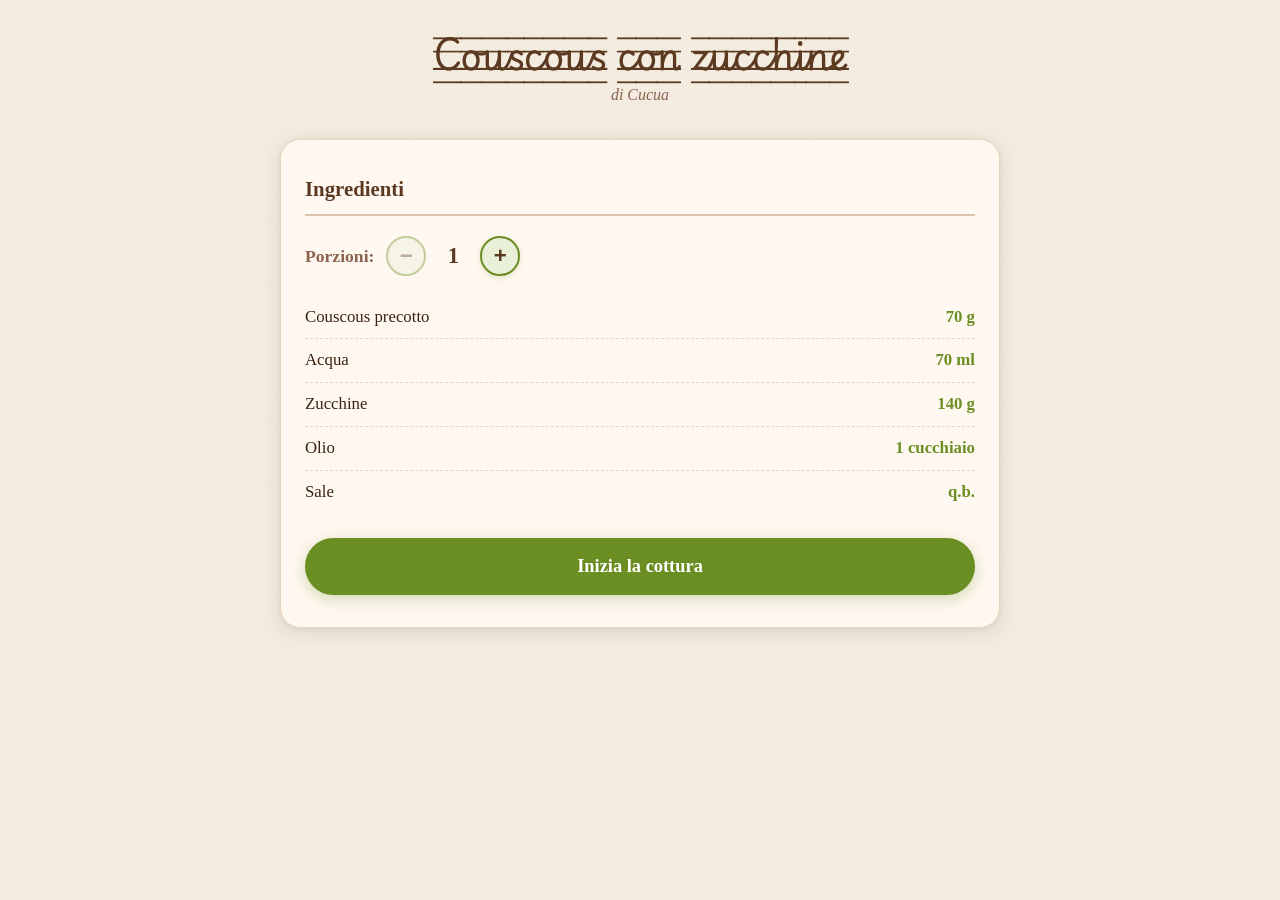
<file: Ricetta -couscous2 1/index.html>
<!DOCTYPE html>
<html lang="it">
<head>
  <meta charset="UTF-8">
  <meta name="viewport" content="width=device-width, initial-scale=1.0">
  <title>Couscous con zucchine — Ricetta</title>
  <link rel="preconnect" href="https://fonts.googleapis.com">
  <link rel="preconnect" href="https://fonts.gstatic.com" crossorigin>
  <link href="https://fonts.googleapis.com/css2?family=Playwrite+GB+S+Guides&display=swap" rel="stylesheet">
  <link rel="stylesheet" href="style.css">
</head>
<body>
  <div class="container" id="app">
    <header class="recipe-header">
      <h1 class="recipe-title">Couscous con zucchine</h1>
      <p class="recipe-chef">di Cucua</p>
    </header>

    <section class="card ingredients-card" id="ingredients-card">
      <h2 class="card-title">Ingredienti</h2>
      <div class="serving-adjuster">
        <span class="serving-label">Porzioni:</span>
        <button class="serving-btn" id="serving-minus" aria-label="Diminuisci porzioni">−</button>
        <span class="serving-count" id="serving-count">1</span>
        <button class="serving-btn" id="serving-plus" aria-label="Aumenta porzioni">+</button>
      </div>
      <ul class="ingredients-list" id="ingredients-list"></ul>
      <button class="btn btn-start" id="btn-start-cooking">Inizia la cottura</button>
    </section>

    <section class="card cooking-panel" id="cooking-panel" style="display: none;">
      <h2 class="card-title">Passaggi</h2>

      <div class="timer-bar" id="timer-bar"></div>

      <div class="step-dots" id="step-dots"></div>

      <div class="step-content" id="step-content"></div>

      <div class="step-nav">
        <button class="btn btn-nav" id="btn-prev" disabled>Precedente</button>
        <button class="btn btn-nav btn-primary" id="btn-next">Avanti</button>
      </div>
    </section>
  </div>

  <script src="app.js"></script>
</body>
</html>
</file>
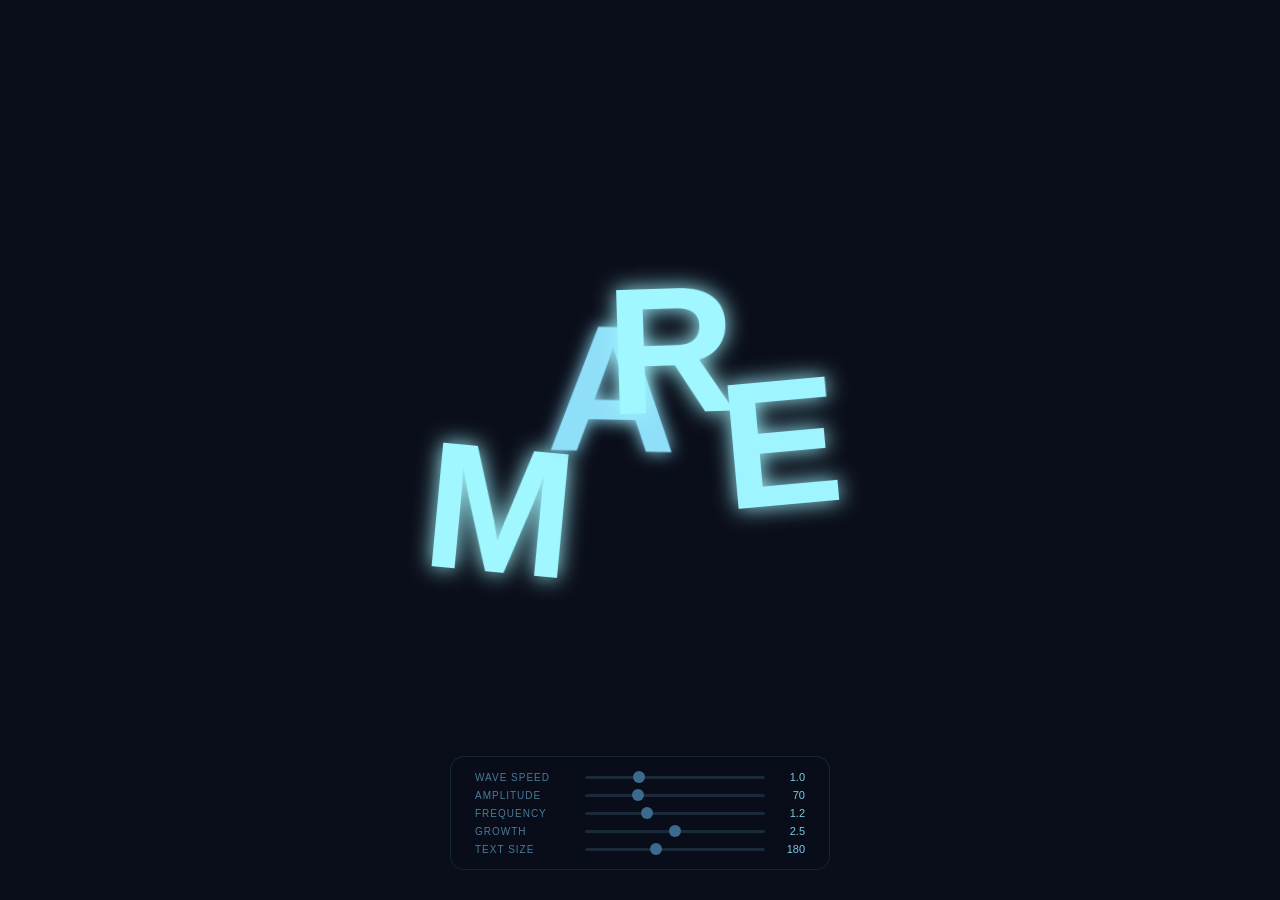
<file: Tipografia cinetica 1/index.html>
<!DOCTYPE html>
<html lang="en">
<head>
<meta charset="UTF-8">
<meta name="viewport" content="width=device-width, initial-scale=1.0">
<title>MARE — Kinetic Typography</title>
<style>
  *, *::before, *::after { margin: 0; padding: 0; box-sizing: border-box; }

  body {
    background: #0a0e1a;
    display: flex;
    justify-content: center;
    align-items: center;
    height: 100vh;
    width: 100vw;
    font-family: 'Helvetica Neue', Helvetica, Arial, sans-serif;
    font-weight: 700;
    overflow: hidden;
    user-select: none;
  }

  #word {
    position: relative;
    width: 100vw;
    height: 100vh;
  }

  .letter {
    position: absolute;
    top: 0;
    left: 0;
    font-size: 180px;
    color: #3a6b8c;
    will-change: transform;
  }

  #controls {
    position: fixed;
    bottom: 30px;
    left: 50%;
    transform: translateX(-50%);
    display: flex;
    flex-direction: column;
    gap: 6px;
    background: rgba(10, 14, 26, 0.88);
    border: 1px solid rgba(58, 107, 140, 0.25);
    border-radius: 14px;
    padding: 14px 24px;
    backdrop-filter: blur(8px);
    min-width: 380px;
    z-index: 10;
  }

  .control-row {
    display: flex;
    align-items: center;
    gap: 10px;
  }

  .control-row label {
    color: #4a7a9a;
    font-size: 10px;
    font-weight: 500;
    width: 100px;
    text-transform: uppercase;
    letter-spacing: 1px;
    flex-shrink: 0;
  }

  .control-row input[type="range"] {
    flex: 1;
    -webkit-appearance: none;
    appearance: none;
    height: 3px;
    background: #1a2a3a;
    border-radius: 2px;
    outline: none;
  }

  .control-row input[type="range"]::-webkit-slider-thumb {
    -webkit-appearance: none;
    width: 12px;
    height: 12px;
    border-radius: 50%;
    background: #3a6b8c;
    cursor: pointer;
    transition: background 0.15s;
  }

  .control-row input[type="range"]::-webkit-slider-thumb:hover {
    background: #7ec8e3;
  }

  .control-row .value {
    color: #7ec8e3;
    font-size: 11px;
    font-weight: 400;
    min-width: 30px;
    text-align: right;
    font-variant-numeric: tabular-nums;
  }
</style>
</head>
<body>
<div id="word"></div>

<div id="controls">
  <div class="control-row">
    <label>Wave Speed</label>
    <input type="range" id="speed" min="0.2" max="3.0" step="0.05" value="1.0">
    <span class="value" id="speed-val">1.0</span>
  </div>
  <div class="control-row">
    <label>Amplitude</label>
    <input type="range" id="amplitude" min="0" max="250" step="5" value="70">
    <span class="value" id="amplitude-val">70</span>
  </div>
  <div class="control-row">
    <label>Frequency</label>
    <input type="range" id="frequency" min="0.3" max="3.0" step="0.05" value="1.2">
    <span class="value" id="frequency-val">1.2</span>
  </div>
  <div class="control-row">
    <label>Growth</label>
    <input type="range" id="growth" min="0" max="5.0" step="0.1" value="2.5">
    <span class="value" id="growth-val">2.5</span>
  </div>
  <div class="control-row">
    <label>Text Size</label>
    <input type="range" id="textSize" min="40" max="400" step="5" value="180">
    <span class="value" id="textSize-val">180</span>
  </div>
</div>

<script>
  const word = "MARE";
  const container = document.getElementById("word");
  const letters = [];

  word.split("").forEach(ch => {
    const span = document.createElement("span");
    span.className = "letter";
    span.textContent = ch;
    container.appendChild(span);
    letters.push(span);
  });

  const p = {
    speed: 1.0,
    amplitude: 70,
    frequency: 1.2,
    growth: 2.5,
    textSize: 180,
  };

  // Physics state per letter
  const state = letters.map(() => ({ x: 0, y: 0, vx: 0, vy: 0 }));

  // Rest positions
  let offsets = [];

  function layout() {
    const cw = window.innerWidth;
    const ch = window.innerHeight;
    const fs = p.textSize;
    const spacing = fs * 0.78;
    const totalW = (letters.length - 1) * spacing;
    const startX = (cw - totalW) / 2;
    const centerY = ch / 2;
    offsets = letters.map((_, i) => ({
      restX: startX + i * spacing,
      restY: centerY,
    }));
    letters.forEach(l => { l.style.fontSize = fs + "px"; });
  }

  window.addEventListener("resize", layout);

  function bindSlider(id, key) {
    const slider = document.getElementById(id);
    const display = document.getElementById(id + "-val");
    slider.addEventListener("input", () => {
      p[key] = parseFloat(slider.value);
      display.textContent = slider.value;
      if (key === "textSize") layout();
    });
  }

  bindSlider("speed", "speed");
  bindSlider("amplitude", "amplitude");
  bindSlider("frequency", "frequency");
  bindSlider("growth", "growth");
  bindSlider("textSize", "textSize");

  const REST_COLOR = [58, 107, 140];
  const PEAK_COLOR = [126, 200, 227];

  function lerpColor(c1, c2, t) {
    return `rgb(${Math.round(c1[0] + (c2[0] - c1[0]) * t)},${Math.round(c1[1] + (c2[1] - c1[1]) * t)},${Math.round(c1[2] + (c2[2] - c1[2]) * t)})`;
  }

  function animate(time) {
    const t = time / 1000;

    // --- Shaped swell envelope ---
    // Starts at 0 (calm), builds to 1 (giant wave), fades back
    const raw = 0.5 - 0.5 * Math.cos(t * 0.12);
    const cycleFrac = ((t * 0.12) % (2 * Math.PI)) / (2 * Math.PI);
    // Shape: stay calm longer, build progressively
    const envelope = Math.pow(raw, 0.7);
    const swellFactor = envelope * p.growth;

    // --- Traveling wave front ---
    // Sweeps through the word during the first half of the cycle
    const waveActive = cycleFrac < 0.5;
    const waveProgress = waveActive ? cycleFrac * 2 : 1;
    const surgePos = waveActive
      ? -0.8 + waveProgress * (letters.length + 1.6)
      : letters.length + 2;

    // --- Scale with text size ---
    const sizeScale = p.textSize / 180;
    const amp = p.amplitude * sizeScale;
    const ampY = amp * 1.5;

    // --- Dynamic physics — system softens as the wave builds ---
    const stiffness = 0.04 * (1 - swellFactor * 0.06);
    const damping = 0.93 - swellFactor * 0.015;
    const groupCenter = 0.004 * Math.max(0, 1 - swellFactor * 0.15);

    // --- Compute wave targets and apply physics ---
    state.forEach((s, i) => {
      const phase = t * p.speed + i * p.frequency;

      // Base wave — grows with swell
      const waveX = amp * Math.sin(phase) * (1 + swellFactor * 0.4);
      const waveY = ampY * Math.sin(phase + Math.PI * 0.4) * (1 + swellFactor * 0.4);

      // Extra chaotic oscillation during giant wave
      const chaosX = swellFactor * 30 * sizeScale * Math.sin(phase * 0.7 + t * 0.3 + i * 0.5);
      const chaosY = swellFactor * 20 * sizeScale * Math.cos(phase * 0.6 + t * 0.2 + i * 0.7);

      // Traveling surge — pushes letters rightward and upward
      const dist = surgePos - i;
      const influence = waveActive && dist >= 0
        ? Math.exp(-(dist * dist) / 2.0)
        : 0;
      const pushX = influence * swellFactor * 60 * sizeScale;
      const pushY = influence * swellFactor * 30 * sizeScale;

      // Target position
      const targetX = waveX + chaosX + pushX;
      const targetY = waveY + chaosY + pushY;

      // Spring toward target
      const fx = (targetX - s.x) * stiffness;
      const fy = (targetY - s.y) * stiffness;

      s.vx = (s.vx + fx) * damping;
      s.vy = (s.vy + fy) * damping;
      s.x += s.vx;
      s.y += s.vy;
    });

    // --- Gentle group centering ---
    const avgX = state.reduce((s, v) => s + v.x, 0) / state.length;
    const avgY = state.reduce((s, v) => s + v.y, 0) / state.length;
    state.forEach(s => {
      s.vx -= avgX * groupCenter;
      s.vy -= avgY * groupCenter;
    });

    // --- Apply to DOM ---
    state.forEach((s, i) => {
      const rot = 4 * Math.sin(t * p.speed * 0.5 + i * p.frequency + 0.8)
                + Math.abs(s.x) * 0.02 * (i % 2 === 0 ? 1 : -1);

      const ref = Math.max(amp, 1);
      const disp = Math.sqrt((s.x / ref) ** 2 + (s.y / (ref * 1.5)) ** 2);
      const clamped = Math.min(disp / (1 + swellFactor * 0.15) * 1.5, 1.5);

      const off = offsets[i];
      letters[i].style.transform = `translate(${off.restX + s.x}px, ${off.restY + s.y}px) translate(-50%, -50%) rotate(${rot}deg)`;
      letters[i].style.color = lerpColor(REST_COLOR, PEAK_COLOR, clamped);
      letters[i].style.textShadow = clamped > 0.15
        ? `0 0 ${14 * clamped}px ${lerpColor(REST_COLOR, PEAK_COLOR, clamped)}`
        : 'none';
    });

    requestAnimationFrame(animate);
  }

  layout();
  requestAnimationFrame(animate);
</script>
</body>
</html>
</file>
<file: Ricetta -couscous2 1/style.css>
*, *::before, *::after {
  box-sizing: border-box;
  margin: 0;
  padding: 0;
}

body {
  font-family: Georgia, 'Times New Roman', serif;
  background-color: #F5EDE0;
  background-image: url("data:image/svg+xml,%3Csvg width='100' height='100' viewBox='0 0 100 100' xmlns='http://www.w3.org/2000/svg'%3E%3Cfilter id='n'%3E%3CfeTurbulence type='fractalNoise' baseFrequency='0.9' numOctaves='4' stitchTiles='stitch'/%3E%3C/filter%3E%3Crect width='100' height='100' filter='url(%23n)' opacity='0.05'/%3E%3C/svg%3E");
  color: #3A2210;
  min-height: 100vh;
  display: flex;
  justify-content: center;
  align-items: flex-start;
  padding: 2rem 1rem;
  line-height: 1.6;
}

.container {
  max-width: 720px;
  width: 100%;
}

.recipe-header {
  text-align: center;
  margin-bottom: 2rem;
}

.recipe-title {
  font-family: 'Playwrite GB S Guides', cursive;
  font-size: 2.2rem;
  color: #5C3A21;
  margin-bottom: 0.25rem;
  line-height: 1.3;
}

.recipe-chef {
  font-size: 1rem;
  color: #8B6350;
  font-style: italic;
}

.card {
  background: #FFF8F0;
  border-radius: 20px;
  padding: 2rem 1.5rem;
  box-shadow: 0 4px 20px rgba(92, 58, 33, 0.12), 0 1px 4px rgba(92, 58, 33, 0.08);
  border: 1px solid #E8D5C0;
  margin-bottom: 1.5rem;
}

.card-title {
  font-family: Georgia, serif;
  font-size: 1.3rem;
  color: #5C3A21;
  margin-bottom: 1.25rem;
  padding-bottom: 0.5rem;
  border-bottom: 2px solid #DCC5AD;
}

.serving-adjuster {
  display: flex;
  align-items: center;
  gap: 0.75rem;
  margin-bottom: 1.25rem;
  font-size: 1.1rem;
}

.serving-label {
  color: #8B6350;
  font-weight: bold;
}

.serving-btn {
  width: 40px;
  height: 40px;
  border-radius: 50%;
  border: 2px solid #6B8E23;
  background: #E8F0D8;
  color: #5C3A21;
  font-size: 1.4rem;
  font-weight: bold;
  cursor: pointer;
  display: flex;
  align-items: center;
  justify-content: center;
  transition: all 0.2s ease;
  box-shadow: 0 2px 6px rgba(107, 142, 35, 0.2);
}

.serving-btn:hover:not(:disabled) {
  background: #6B8E23;
  color: #FFF;
  transform: scale(1.05);
}

.serving-btn:disabled {
  opacity: 0.4;
  cursor: not-allowed;
  box-shadow: none;
}

.serving-count {
  font-size: 1.4rem;
  font-weight: bold;
  color: #5C3A21;
  min-width: 30px;
  text-align: center;
}

.ingredients-list {
  list-style: none;
  margin-bottom: 1.5rem;
}

.ingredients-list li {
  padding: 0.5rem 0;
  border-bottom: 1px dashed #E8D5C0;
  font-size: 1.05rem;
  display: flex;
  justify-content: space-between;
  align-items: center;
}

.ingredients-list li:last-child {
  border-bottom: none;
}

.ingredient-amount {
  font-weight: bold;
  color: #6B8E23;
  white-space: nowrap;
}

.btn {
  font-family: Georgia, serif;
  font-size: 1rem;
  padding: 0.75rem 1.5rem;
  border-radius: 40px;
  border: 2px solid #8B6350;
  background: #FFF8F0;
  color: #5C3A21;
  cursor: pointer;
  transition: all 0.2s ease;
  box-shadow: 0 3px 10px rgba(92, 58, 33, 0.1);
  font-weight: bold;
}

.btn:hover:not(:disabled) {
  background: #8B6350;
  color: #FFF;
  transform: translateY(-1px);
  box-shadow: 0 5px 15px rgba(92, 58, 33, 0.15);
}

.btn:disabled {
  opacity: 0.4;
  cursor: not-allowed;
  transform: none;
}

.btn-primary {
  background: #D4A574;
  border-color: #D4A574;
  color: #FFF;
}

.btn-primary:hover:not(:disabled) {
  background: #C49464;
  border-color: #C49464;
}

.btn-start {
  display: block;
  width: 100%;
  padding: 1rem;
  font-size: 1.15rem;
  background: #6B8E23;
  border-color: #6B8E23;
  color: #FFF;
  box-shadow: 0 4px 15px rgba(107, 142, 35, 0.3);
}

.btn-start:hover {
  background: #5A7A1C;
  border-color: #5A7A1C;
}

.timer-bar {
  display: flex;
  gap: 0.75rem;
  flex-wrap: wrap;
  margin-bottom: 1rem;
  min-height: 40px;
}

.timer-badge {
  display: inline-flex;
  align-items: center;
  gap: 0.5rem;
  padding: 0.4rem 1rem;
  border-radius: 30px;
  background: #FFF0D0;
  border: 2px solid #D4A574;
  font-size: 0.9rem;
  font-weight: bold;
  color: #5C3A21;
  box-shadow: 0 2px 8px rgba(212, 165, 116, 0.3);
  animation: timerPulse 2s infinite;
}

@keyframes timerPulse {
  0%, 100% { box-shadow: 0 2px 8px rgba(212, 165, 116, 0.3); }
  50% { box-shadow: 0 2px 16px rgba(212, 165, 116, 0.6); }
}

.timer-badge.expired {
  background: #F5D0C0;
  border-color: #C46850;
  animation: timerFlash 0.5s ease-in-out 3;
}

@keyframes timerFlash {
  0%, 100% { opacity: 1; }
  50% { opacity: 0.5; }
}

.step-dots {
  display: flex;
  justify-content: center;
  gap: 0.5rem;
  margin-bottom: 1.5rem;
}

.step-dot {
  width: 14px;
  height: 14px;
  border-radius: 50%;
  background: #DCC5AD;
  border: 2px solid #C4AD95;
  transition: all 0.3s ease;
}

.step-dot.active {
  background: #6B8E23;
  border-color: #5A7A1C;
  transform: scale(1.2);
}

.step-dot.completed {
  background: #8FBC6F;
  border-color: #6B8E23;
}

.step-content {
  font-size: 1.1rem;
  line-height: 1.7;
  color: #3A2210;
  margin-bottom: 1.5rem;
  padding: 1rem 0.5rem;
  min-height: 100px;
}

.step-timer-btn {
  display: inline-flex;
  align-items: center;
  gap: 0.5rem;
  margin-top: 0.75rem;
  padding: 0.7rem 1.5rem;
  border-radius: 40px;
  border: 2px solid #D4A574;
  background: #FFF0D0;
  color: #5C3A21;
  font-family: Georgia, serif;
  font-size: 1rem;
  font-weight: bold;
  cursor: pointer;
  transition: all 0.2s ease;
  box-shadow: 0 3px 12px rgba(212, 165, 116, 0.35);
}

.step-timer-btn:hover:not(:disabled) {
  background: #D4A574;
  color: #FFF;
  transform: scale(1.03);
}

.step-timer-btn.running {
  background: #D4A574;
  color: #FFF;
  border-color: #C49464;
  cursor: default;
}

.step-timer-btn.done {
  background: #6B8E23;
  color: #FFF;
  border-color: #5A7A1C;
  cursor: default;
}

.step-nav {
  display: flex;
  justify-content: space-between;
  gap: 1rem;
  margin-top: 1rem;
  padding-top: 1rem;
  border-top: 2px solid #E8D5C0;
}

.btn-nav {
  flex: 1;
  max-width: 160px;
}
</file>
